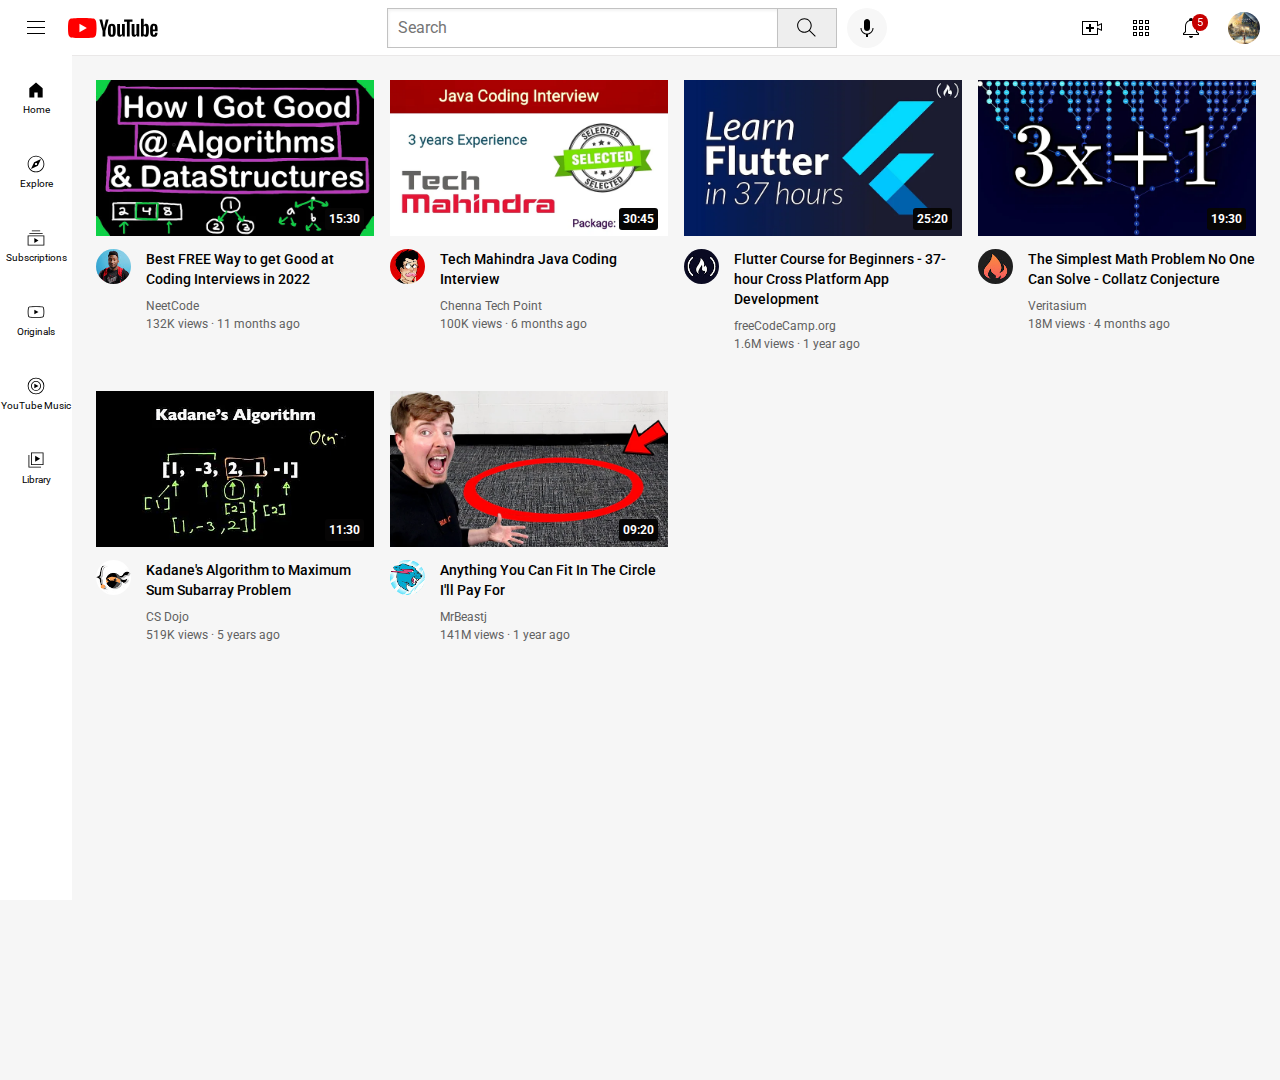
<file: index.html>
<!DOCTYPE html>
<html>
  <head>

    <title>youtubeclone</title>

    <link rel="preconnect" href="https://fonts.googleapis.com">
<link rel="preconnect" href="https://fonts.gstatic.com" crossorigin>
<link href="https://fonts.googleapis.com/css2?family=Roboto:ital,wght@0,400;0,500;0,700;1,400&display=swap" rel="stylesheet">
<link rel="stylesheet" href="styles/generall.css">
<link rel="stylesheet" href="styles/header.css">
<link rel="stylesheet" href="styles/video.css">
<link rel="stylesheet" href="styles/sidebar.css">

  </head>
  <body>
    <div class="header">
      <div class="left-section"><img class="hamburger-menu" src="Icons/hamburger-menu.svg"><img class="youtube-logo" src="Icons/youtube-logo.svg"></div>
      <div class="middle-section">
        <input class = "search" type="text" placeholder="Search"> <!-- block element-->
      <button class="search-button" ><img class="search-icon" src="Icons/search.svg">
      <div class="tooltip">Search</div>
    </button>
      <button class="voice-search-button"><img class="voice-search-icon" src="Icons/voice-search-icon.svg">
        <div class="tooltip">Search with your voice</div>
      </button>
      </div> 
      <div class ="right-section">
        <div class="upload-icon-container">  <img class="upload-icon"src="Icons/upload.svg">
          <div class="tooltip">Create</div>
        </div>
       <div class="youtube-apps-container"> <img class="youtube-apps-icon" src="Icons/youtube-apps.svg">
        <div class="tooltip">YouTube Apps</div>
      </div>
      
      <div class="notifications-icon-container">
       
        <img class="notifications-icon" src="Icons/notifications.svg">  
        <div class="notifications-count">5</div>
        <div class="tooltip">Notifications</div>
      </div>
      
      <img class="current-user-pic" src="Icons/unnamed.jpg">
      
     </div>
     
    </div>
    
    <div class="sidebar">
      <div class="sidebar-link">
        <img src="sidebaricons/home.svg">
        <div>Home</div>
      </div>
      <div class="sidebar-link"> <img src="sidebaricons/explore.svg">
        <div>Explore</div>
      </div>
   
      <div class="sidebar-link"> <img src="sidebaricons/subscriptions.svg">
        <div>Subscriptions</div>
      </div>
      <div class="sidebar-link"> <img src="sidebaricons/originals.svg">
        <div>Originals</div>
      </div>
      <div class="sidebar-link"> <img src="sidebaricons/youtube-music.svg">
        <div>YouTube Music</div>
      </div>
      <div class="sidebar-link"> <img src="sidebaricons/library.svg">
        <div>Library</div>
      </div>

    </div>
    <div class="video-grid">
      <div class="video_preview">
        
        <div class="thumbnail-row">
          <a href="https://www.youtube.com/watch?v=SVvr3ZjtjI8&t=0s"><img class = "thumbnail" src="thumbnails/hq720.webp"> </a> 
        <div class="video-time">15:30</div>
        </div>
        <div class="video-info-grid" >
         <div class="channelpic"> 
           <img class="profilepic" src="channlepics/channel-1.jpeg"> <!--inline block ele-->
         </div>
         <div class="videoinfo"> 
           <p class="videotitle">
           Best FREE Way to get Good at Coding Interviews in 2022
         </p>
         <p class="videoauthor">NeetCode</p>
         <p class="videostats">132K views &#183;  11 months ago</p>
       </div>
         
     </div>
                                                                     <!--void-->
       </div>
       <div class="video_preview">
        <div class="thumbnail-row">
           <a href="https://www.youtube.com/watch?v=EQMbTSQLcgw">
          <img class = "thumbnail" src="thumbnails/hq721.webp"> </a>
          <div class="video-time">30:45</div>
        </div>
        <div class="video-info-grid">
         <div class="channelpic"> <img class="profilepic" src="channlepics/channel-2.jpeg"></div>
        <div class="videoinfo">
         <p class="videotitle">
         Tech Mahindra Java Coding Interview 
       </p>
       <p class="videoauthor">
        Chenna Tech Point</p>
       <p class="videostats">100K views &#183;  6 months ago</p></div>
           <!--void-->
       </div>
       </div>
       
       <div class="video_preview">
     
         <div class="thumbnail-row">
            <a href="https://www.youtube.com/watch?v=VPvVD8t02U8">
           <img class = "thumbnail" src="thumbnails/thumb-33.webp"></a>
          <div class="video-time">25:20</div>
        </div>
         <div class="video-info-grid" >
          <div class="channelpic"> 
            <img class="profilepic" src="channlepics/channel-3.jpg"> <!--inline block ele-->
          </div>
          <div class="videoinfo"> 
            <p class="videotitle">
              Flutter Course for Beginners &#45; 37-hour Cross Platform App Development
          </p>
          <p class="videoauthor">freeCodeCamp.org
            </p>
          <p class="videostats">1.6M views &#183;  1 year ago</p>
        </div>
          
      </div>
                                                                      <!--void-->
        </div>
        <div class="video_preview">
         <div class="thumbnail-row">
            <a href="https://www.youtube.com/watch?v=094y1Z2wpJg">
           <img class = "thumbnail" src="thumbnails/thumbnail-4.webp"> </a>
          <div class="video-time">19:30</div>
        </div>
         <div class="video-info-grid">
          <div class="channelpic"> <img class="profilepic" src="channlepics/channel-4.jpg"></div>
         <div class="videoinfo">
          <p class="videotitle">
          
        The Simplest Math Problem No One Can Solve - Collatz Conjecture
        </p>
        <p class="videoauthor">Veritasium</p>
        <p class="videostats">18M views &#183; 4 months ago</p></div>
            <!--void-->
        </div>
        </div>
       
        <div class="video_preview">
     
         <div class="thumbnail-row">
            <a href="https://www.youtube.com/watch?v=86CQq3pKSUw">
           <img class = "thumbnail" src="thumbnails/thumbnail-5.webp"></a>
          <div class="video-time">11:30</div>
        </div>
         <div class="video-info-grid" >
          <div class="channelpic"> 
            <img class="profilepic" src="channlepics/channel-5.jpeg"> <!--inline block ele-->
          </div>
          <div class="videoinfo"> 
            <p class="videotitle">
            Kadane's Algorithm to Maximum Sum Subarray Problem
          </p>
          <p class="videoauthor">CS Dojo</p>
          <p class="videostats">519K views &#183; 5 years ago</p>
        </div>
          
      </div>
                                                                      <!--void-->
        </div>
        <div class="video_preview">
         <div class="thumbnail-row">
            <a href="https://www.youtube.com/watch?v=yXWw0_UfSFg">
           <img class = "thumbnail" src="thumbnails/thumbnail-6.webp"> </a>
          <div class="video-time">09:20</div>
        </div>
         <div class="video-info-grid">
          <div class="channelpic"> <img class="profilepic" src="channlepics/channel-6.jpeg"></div>
         <div class="videoinfo">
          <p class="videotitle">
          Anything You Can Fit In The Circle I&#39;ll Pay For
        </p>
        <p class="videoauthor">MrBeastj</p>
        <p class="videostats">141M views &#183; 1 year ago</p></div>
            <!--void-->
        </div>
        </div>    
    </div>
 
    
   
  </body>
</html>
</file>
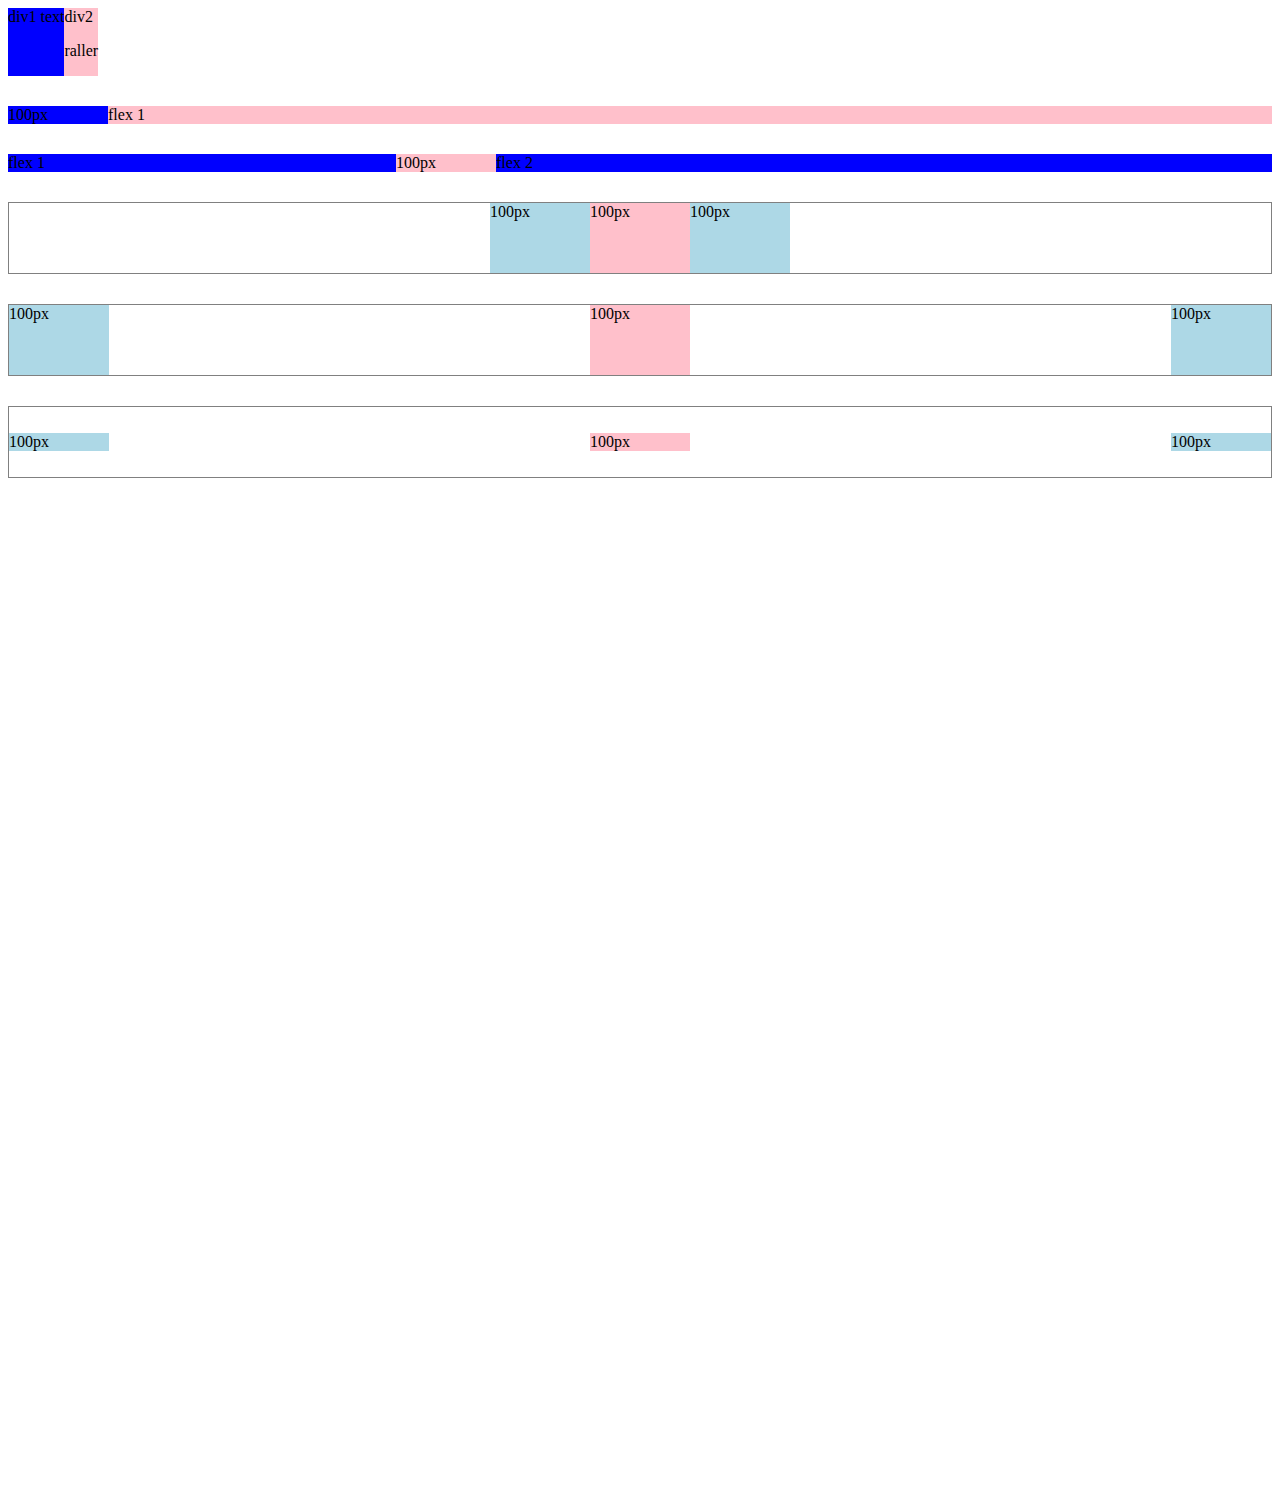
<file: flexbox.html>
<!DOCTYPE html>
<html>
  <head>
    <title>flexboxpractice</title>
  </head>
  <body style="padding-bottom: 1000px;">
    <div style="
      display: flex;
      flex-direction: row;
      ">
      <div style="background-color: blue;"> div1 text</div>
      <div style="background-color: pink;">div2<p>raller</p></div>
      
    </div>

    <div style="
    margin-top: 30px;
    display: flex;
    flex-direction: row;
    ">
    <div style="
    width: 100px;
    background-color: blue;"> 100px </div>
    <div style="
    background-color: pink;
    flex: 1;
    ">flex 1</div>
    
  </div>

  <div style="
  margin-top: 30px;
  display: flex;
  flex-direction: row;
  ">

  <div style="
  background-color: blue;
  flex: 1;
  ">flex 1</div>
    <div style="
    width: 100px;
    background-color: pink;"> 100px </div>
  <div style="
  flex: 2;
  background-color: blue;"> flex 2 </div>
</div>

<div style="
margin-top: 30px;
height: 70px;
border: 1px;
border-style: solid;
border-color: gray;

display: flex;
flex-direction: row;
justify-content: center;
">

<div style="
background-color: lightblue;
width: 100px;
"> 100px</div>
  <div style="
  width: 100px;
  background-color: pink;"> 100px </div>
<div style="
width: 100px;
background-color: lightblue;"> 100px </div>
</div>

<div style="
margin-top: 30px;
height: 70px;
border: 1px;
border-style: solid;
border-color: gray;

display: flex;
flex-direction: row;
justify-content: space-between;
">

<div style="
background-color: lightblue;
width: 100px;
"> 100px</div>
  <div style="
  width: 100px;
  background-color: pink;"> 100px </div>
<div style="
width: 100px;
background-color: lightblue;"> 100px </div>
</div>

<div style="
margin-top: 30px;
height: 70px;
border: 1px;
border-style: solid;
border-color: gray;

display: flex;
flex-direction: row;
justify-content: space-between;
align-items: center;
">

<div style="
background-color: lightblue;
width: 100px;
"> 100px</div>
  <div style="
  width: 100px;
  background-color: pink;"> 100px </div>
<div style="
width: 100px;
background-color: lightblue;"> 100px </div>
</div>
  </body>
</html>
</file>
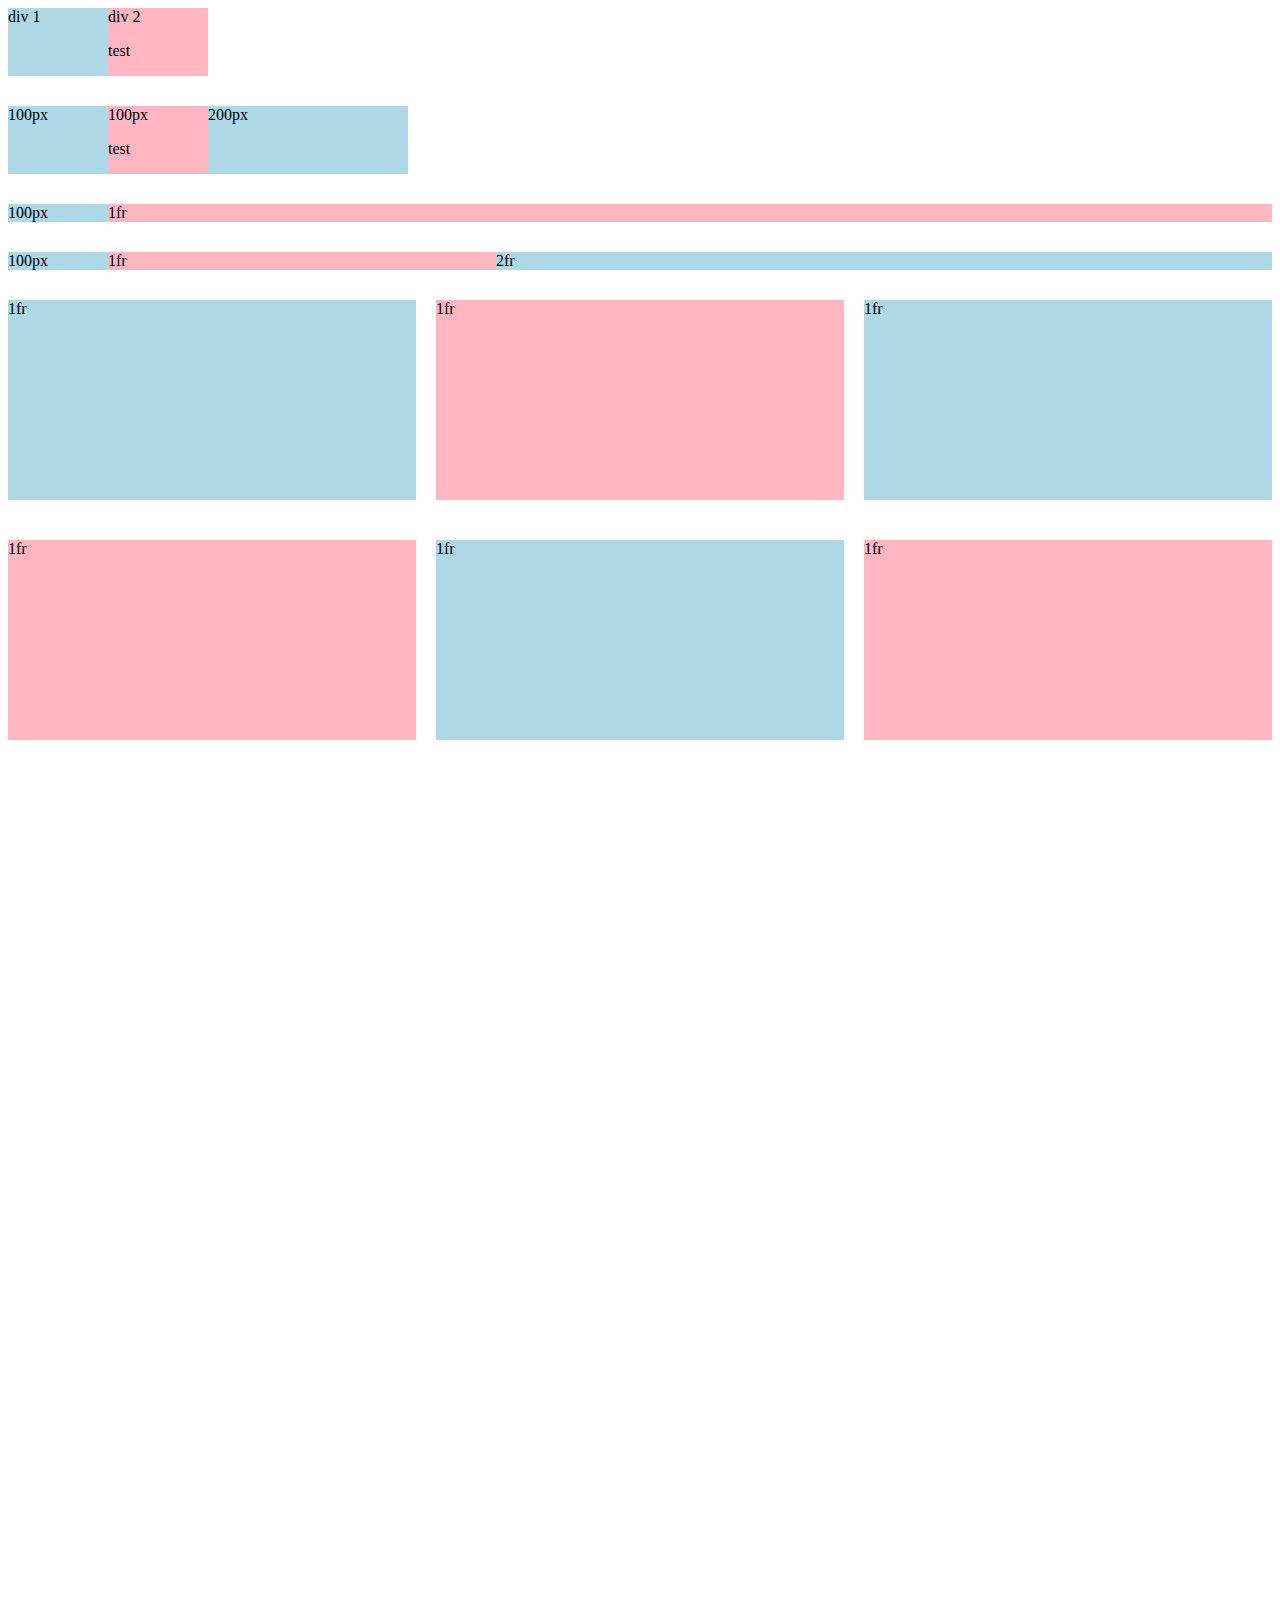
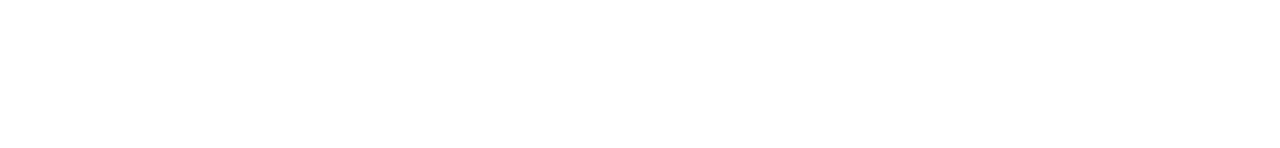
<file: grid_demo.html>
<!DOCTYPE html >
<html>
<head>
  <title>Grid_prac</title>
</head>
  <body style="padding-bottom: 1000px;">
  <div style="
  display: grid;
  grid-template-columns: 100px 100px;
  ">
    <div style="background-color: lightblue;">div 1</div>
    <div style="background-color: lightpink;">div 2 <p>test</p></div>
  </div>

  <div style="
  margin-top: 30px;
  display: grid;
  grid-template-columns: 100px 100px 200px;
  ">
    <div style="background-color: lightblue;">100px</div>
    <div style="background-color: lightpink;">100px <p>test</p></div>
    <div style="background-color: lightblue;">200px </div>
  </div>

  <div style="
  margin-top: 30px;
  display: grid;
  grid-template-columns: 100px 1fr ; 
  "><!--1fr - free space-->
    <div style="background-color: lightblue;">100px</div>
    <div style="background-color: lightpink;">1fr</div>
   
  </div>

  <div style="
  margin-top: 30px;
  display: grid;
  grid-template-columns: 100px 1fr 2fr ; 
  "><!--1fr - free space-->
    <div style="background-color: lightblue;">100px</div>
    <div style="background-color: lightpink;">1fr</div>
    <div style="background-color: lightblue;">2fr</div>
  </div>

  <div style="
  margin-top: 30px;
  display: grid;
  grid-template-columns: 1fr 1fr 1fr ;
  column-gap: 20px; 
  row-gap: 40px;
  "><!--1fr - free space-->
    <div style="background-color: lightblue; height: 200px;">1fr</div>
    <div style="background-color: lightpink;  height: 200px;">1fr</div>
    <div style="background-color: lightblue;  height: 200px;">1fr</div>
    <div style="background-color: lightpink;  height: 200px;">1fr</div>
    <div style="background-color: lightblue;  height: 200px;">1fr</div>
    <div style="background-color: lightpink;  height: 200px;">1fr</div>
  </div>
</body>

</html>
</file>
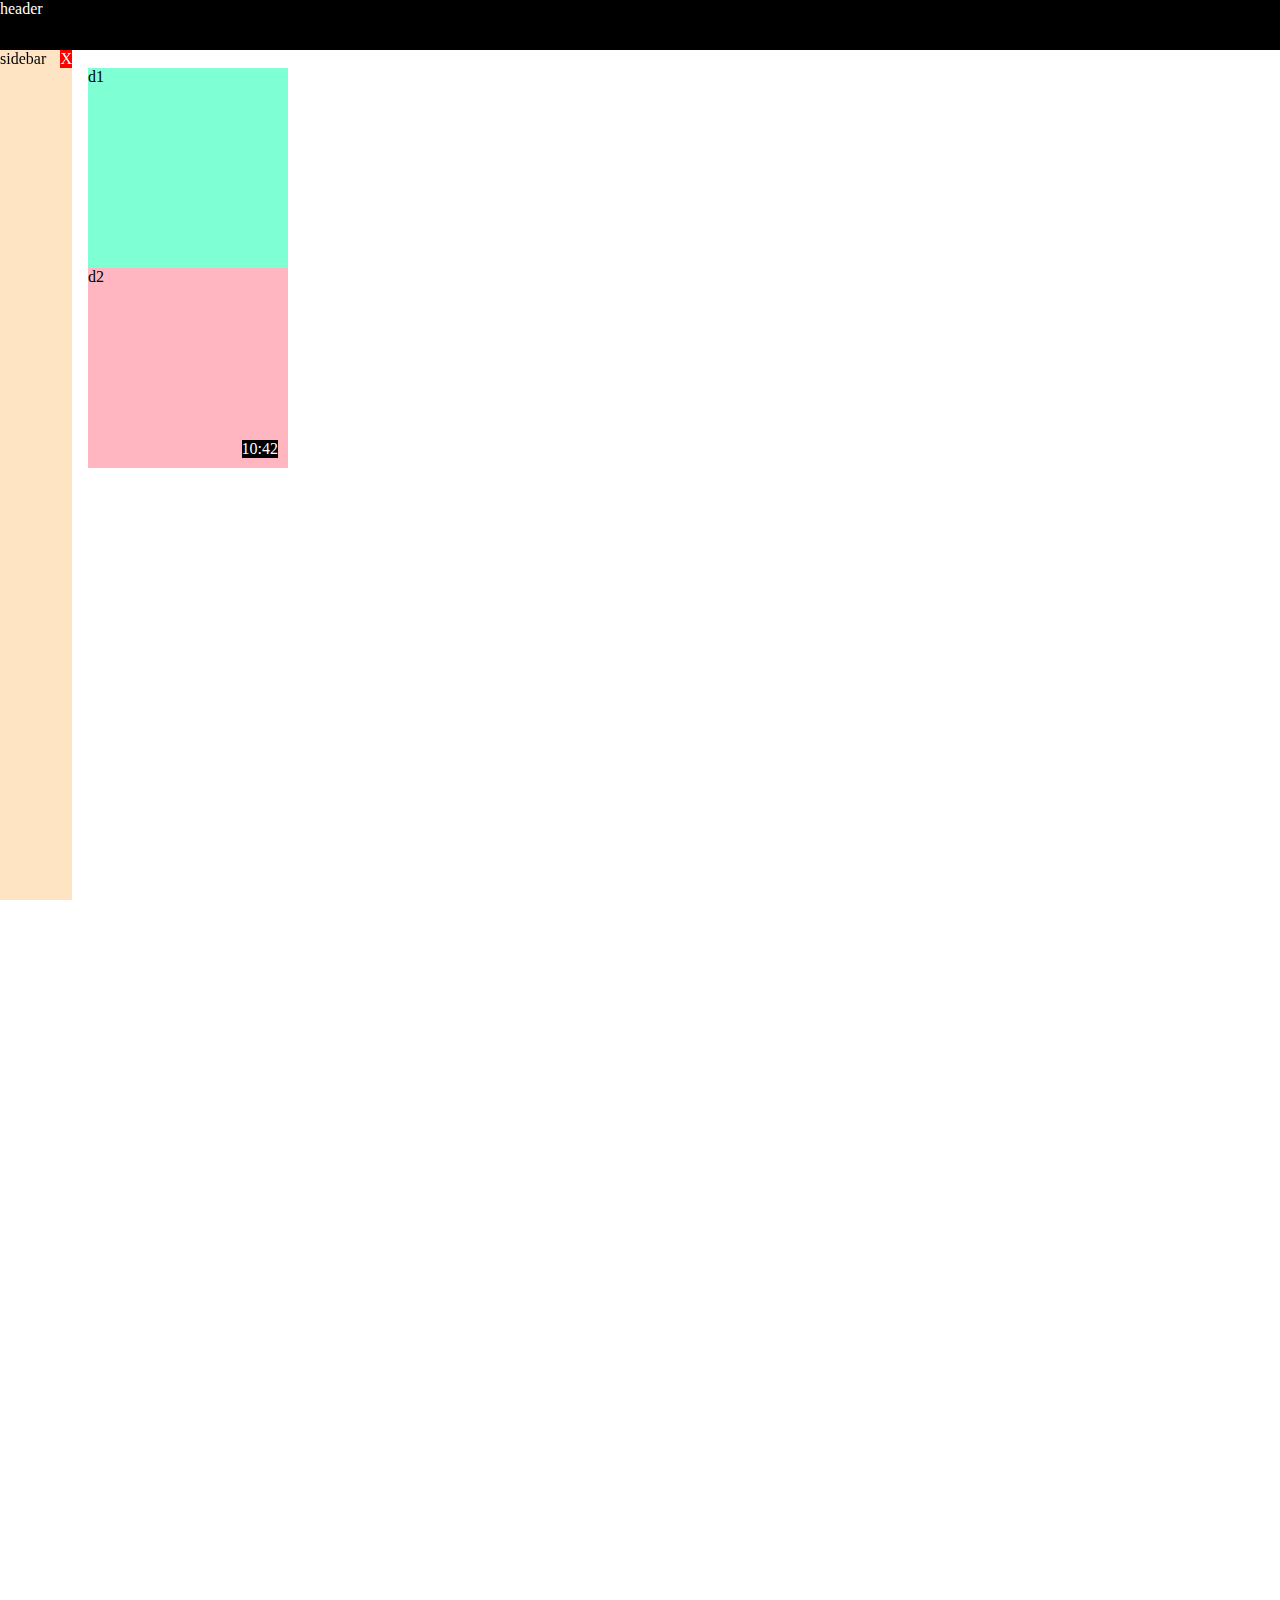
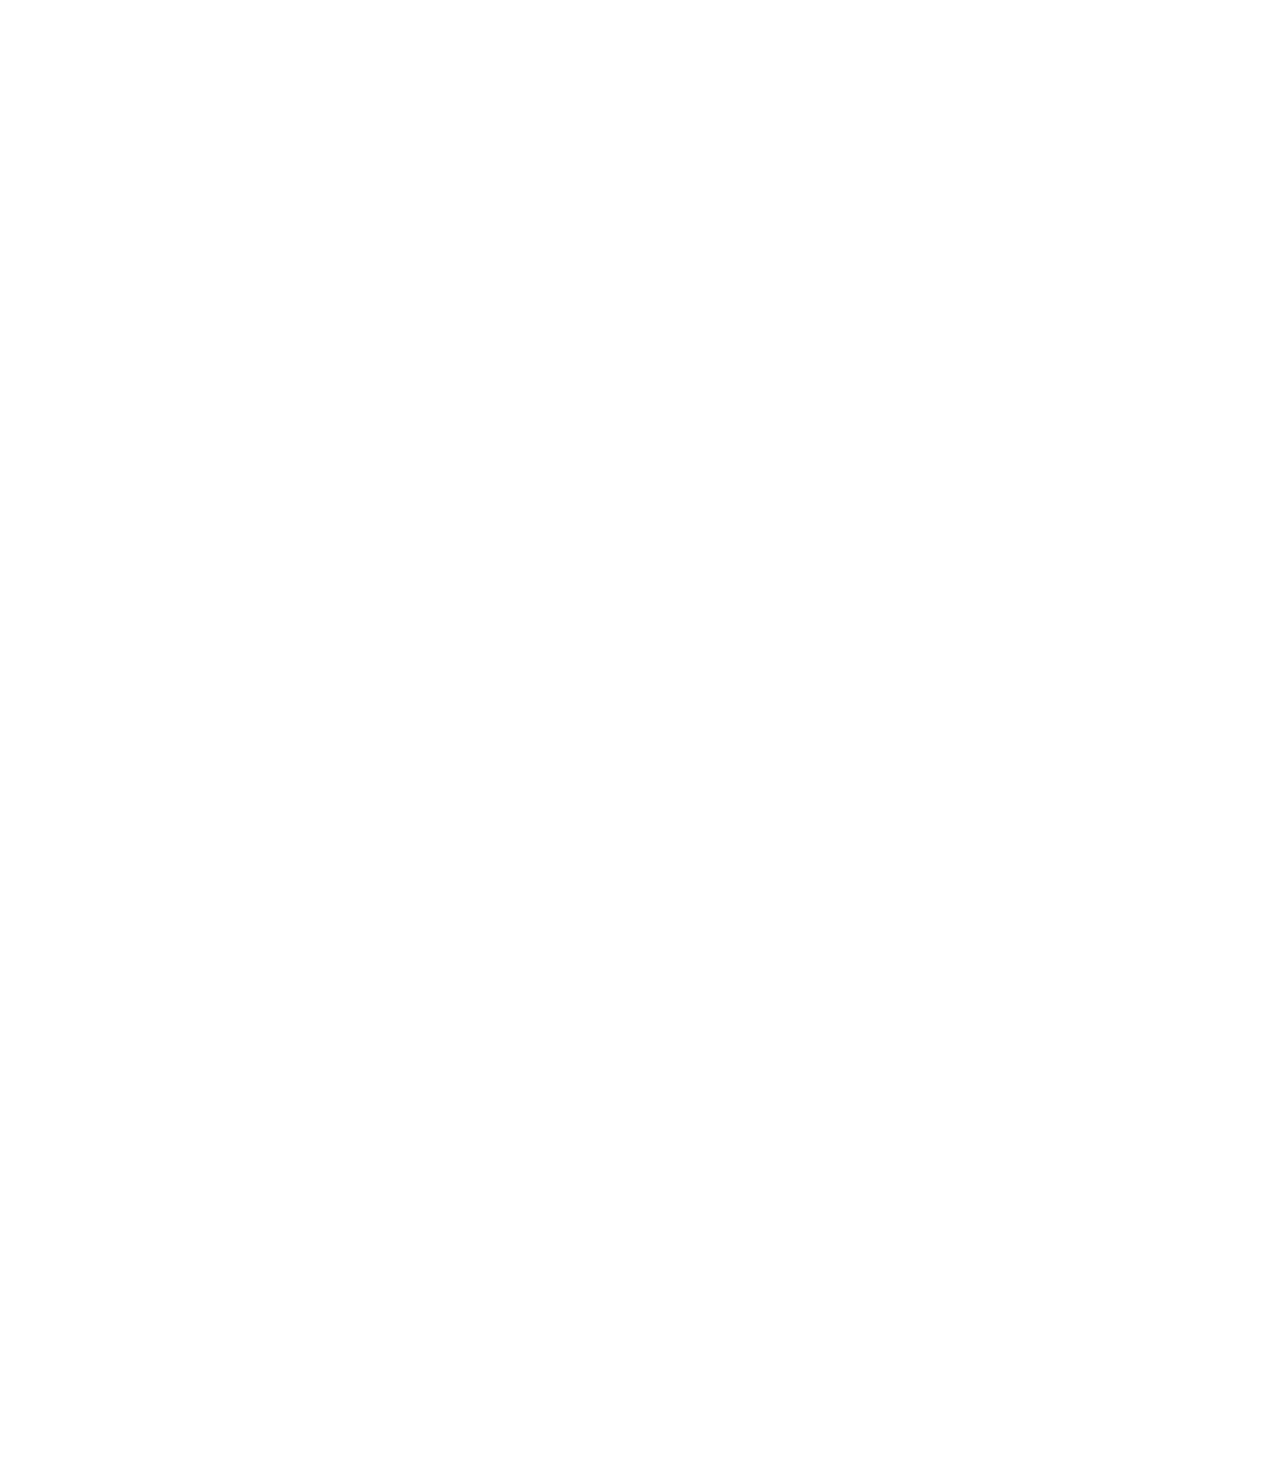
<file: Position-dem.html>
<!DOCTYPE html>
<html>
  <head>
    <title> Pos prac</title>
  </head>
  <body style="height:3000px;
  padding-top: 60px;
  padding-left: 80px;
  
  ">
    <div style="
      background-color: black;
      color: white;
      position: fixed;
      top: 0px;
      height: 50px; 
      left: 0px;
      right: 0px;
      z-index: 100;
      ">header</div>
               <!-- set height if you dont want to resize with the page-->
    <div style="
    background-color: bisque;
    color: black;
    position: fixed;
    left: 0;
    bottom: 0;
    top: 50px;
    width: 72px;
    
    ">
    sidebar
    <div style="
    position: absolute;
    background-color: red;
    color: white;
    right: 0;
    top: 0;
    ">
      X <!-- for absolute elements are placed on the page
      for fixed elements placed on browser window i.e doesn't move
      -->
    </div>
    
    
    </div>
    <div style="
    position: absolute;
    background-color: red;
    color: white;
    left: 10px;
    top: 10px
    ">
      absolute <!-- for absolute elements are placed on the page
      for fixed elements placed on browser window i.e doesn't move
      -->
    </div>
    
    <div style="

      background-color: aquamarine;
      height: 200px;
      width: 200px;
      position: static;
      
      ">d1</div>
    <div style="
    background-color: lightpink;
      height: 200px;
      width: 200px;
      position: relative;
    ">d2
   <div style="
   position: absolute;
   background-color: black;
   color: white;
   right: 10px;
   bottom: 10px
   ">
     10:42 <!-- for absolute elements are placed on the page
     for fixed elements placed on browser window i.e doesn't move
     -->
   </div>  
  </div>
  </body>
</html>
</file>
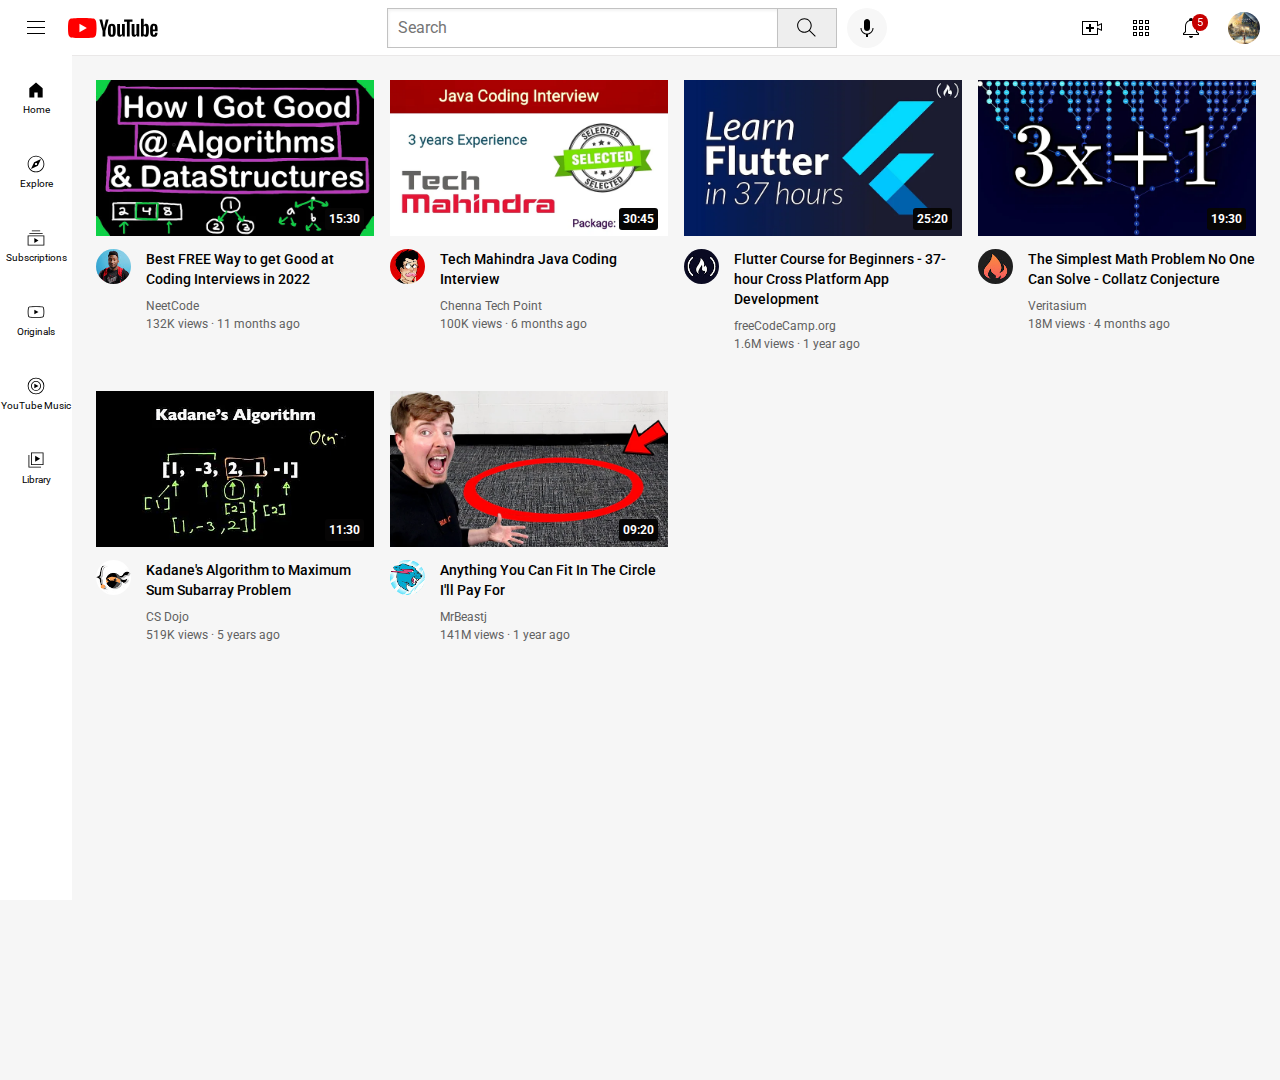
<file: Youtube_intro.html>
<!DOCTYPE html>
<html>
  <head>

    <title>youtubeclone</title>

    <link rel="preconnect" href="https://fonts.googleapis.com">
<link rel="preconnect" href="https://fonts.gstatic.com" crossorigin>
<link href="https://fonts.googleapis.com/css2?family=Roboto:ital,wght@0,400;0,500;0,700;1,400&display=swap" rel="stylesheet">
<link rel="stylesheet" href="styles/generall.css">
<link rel="stylesheet" href="styles/header.css">
<link rel="stylesheet" href="styles/video.css">
<link rel="stylesheet" href="styles/sidebar.css">

  </head>
  <body>
    <div class="header">
      <div class="left-section"><img class="hamburger-menu" src="Icons/hamburger-menu.svg"><img class="youtube-logo" src="Icons/youtube-logo.svg"></div>
      <div class="middle-section">
        <input class = "search" type="text" placeholder="Search"> <!-- block element-->
      <button class="search-button" ><img class="search-icon" src="Icons/search.svg">
      <div class="tooltip">Search</div>
    </button>
      <button class="voice-search-button"><img class="voice-search-icon" src="Icons/voice-search-icon.svg">
        <div class="tooltip">Search with your voice</div>
      </button>
      </div> 
      <div class ="right-section">
        <div class="upload-icon-container">  <img class="upload-icon"src="Icons/upload.svg">
          <div class="tooltip">Create</div>
        </div>
       <div class="youtube-apps-container"> <img class="youtube-apps-icon" src="Icons/youtube-apps.svg">
        <div class="tooltip">YouTube Apps</div>
      </div>
      
      <div class="notifications-icon-container">
       
        <img class="notifications-icon" src="Icons/notifications.svg">  
        <div class="notifications-count">5</div>
        <div class="tooltip">Notifications</div>
      </div>
      
      <img class="current-user-pic" src="Icons/unnamed.jpg">
      
     </div>
     
    </div>
    
    <div class="sidebar">
      <div class="sidebar-link">
        <img src="sidebaricons/home.svg">
        <div>Home</div>
      </div>
      <div class="sidebar-link"> <img src="sidebaricons/explore.svg">
        <div>Explore</div>
      </div>
   
      <div class="sidebar-link"> <img src="sidebaricons/subscriptions.svg">
        <div>Subscriptions</div>
      </div>
      <div class="sidebar-link"> <img src="sidebaricons/originals.svg">
        <div>Originals</div>
      </div>
      <div class="sidebar-link"> <img src="sidebaricons/youtube-music.svg">
        <div>YouTube Music</div>
      </div>
      <div class="sidebar-link"> <img src="sidebaricons/library.svg">
        <div>Library</div>
      </div>

    </div>
    <div class="video-grid">
      <div class="video_preview">
        
        <div class="thumbnail-row">
          <a href="https://www.youtube.com/watch?v=SVvr3ZjtjI8&t=0s"><img class = "thumbnail" src="thumbnails/hq720.webp"> </a> 
        <div class="video-time">15:30</div>
        </div>
        <div class="video-info-grid" >
         <div class="channelpic"> 
           <img class="profilepic" src="channlepics/channel-1.jpeg"> <!--inline block ele-->
         </div>
         <div class="videoinfo"> 
           <p class="videotitle">
           Best FREE Way to get Good at Coding Interviews in 2022
         </p>
         <p class="videoauthor">NeetCode</p>
         <p class="videostats">132K views &#183;  11 months ago</p>
       </div>
         
     </div>
                                                                     <!--void-->
       </div>
       <div class="video_preview">
        <div class="thumbnail-row">
           <a href="https://www.youtube.com/watch?v=EQMbTSQLcgw">
          <img class = "thumbnail" src="thumbnails/hq721.webp"> </a>
          <div class="video-time">30:45</div>
        </div>
        <div class="video-info-grid">
         <div class="channelpic"> <img class="profilepic" src="channlepics/channel-2.jpeg"></div>
        <div class="videoinfo">
         <p class="videotitle">
         Tech Mahindra Java Coding Interview 
       </p>
       <p class="videoauthor">
        Chenna Tech Point</p>
       <p class="videostats">100K views &#183;  6 months ago</p></div>
           <!--void-->
       </div>
       </div>
       
       <div class="video_preview">
     
         <div class="thumbnail-row">
            <a href="https://www.youtube.com/watch?v=VPvVD8t02U8">
           <img class = "thumbnail" src="thumbnails/thumb-33.webp"></a>
          <div class="video-time">25:20</div>
        </div>
         <div class="video-info-grid" >
          <div class="channelpic"> 
            <img class="profilepic" src="channlepics/channel-3.jpg"> <!--inline block ele-->
          </div>
          <div class="videoinfo"> 
            <p class="videotitle">
              Flutter Course for Beginners &#45; 37-hour Cross Platform App Development
          </p>
          <p class="videoauthor">freeCodeCamp.org
            </p>
          <p class="videostats">1.6M views &#183;  1 year ago</p>
        </div>
          
      </div>
                                                                      <!--void-->
        </div>
        <div class="video_preview">
         <div class="thumbnail-row">
            <a href="https://www.youtube.com/watch?v=094y1Z2wpJg">
           <img class = "thumbnail" src="thumbnails/thumbnail-4.webp"> </a>
          <div class="video-time">19:30</div>
        </div>
         <div class="video-info-grid">
          <div class="channelpic"> <img class="profilepic" src="channlepics/channel-4.jpg"></div>
         <div class="videoinfo">
          <p class="videotitle">
          
        The Simplest Math Problem No One Can Solve - Collatz Conjecture
        </p>
        <p class="videoauthor">Veritasium</p>
        <p class="videostats">18M views &#183; 4 months ago</p></div>
            <!--void-->
        </div>
        </div>
       
        <div class="video_preview">
     
         <div class="thumbnail-row">
            <a href="https://www.youtube.com/watch?v=86CQq3pKSUw">
           <img class = "thumbnail" src="thumbnails/thumbnail-5.webp"></a>
          <div class="video-time">11:30</div>
        </div>
         <div class="video-info-grid" >
          <div class="channelpic"> 
            <img class="profilepic" src="channlepics/channel-5.jpeg"> <!--inline block ele-->
          </div>
          <div class="videoinfo"> 
            <p class="videotitle">
            Kadane's Algorithm to Maximum Sum Subarray Problem
          </p>
          <p class="videoauthor">CS Dojo</p>
          <p class="videostats">519K views &#183; 5 years ago</p>
        </div>
          
      </div>
                                                                      <!--void-->
        </div>
        <div class="video_preview">
         <div class="thumbnail-row">
            <a href="https://www.youtube.com/watch?v=yXWw0_UfSFg">
           <img class = "thumbnail" src="thumbnails/thumbnail-6.webp"> </a>
          <div class="video-time">09:20</div>
        </div>
         <div class="video-info-grid">
          <div class="channelpic"> <img class="profilepic" src="channlepics/channel-6.jpeg"></div>
         <div class="videoinfo">
          <p class="videotitle">
          Anything You Can Fit In The Circle I&#39;ll Pay For
        </p>
        <p class="videoauthor">MrBeastj</p>
        <p class="videostats">141M views &#183; 1 year ago</p></div>
            <!--void-->
        </div>
        </div>    
    </div>
 
    
   
  </body>
</html>
</file>
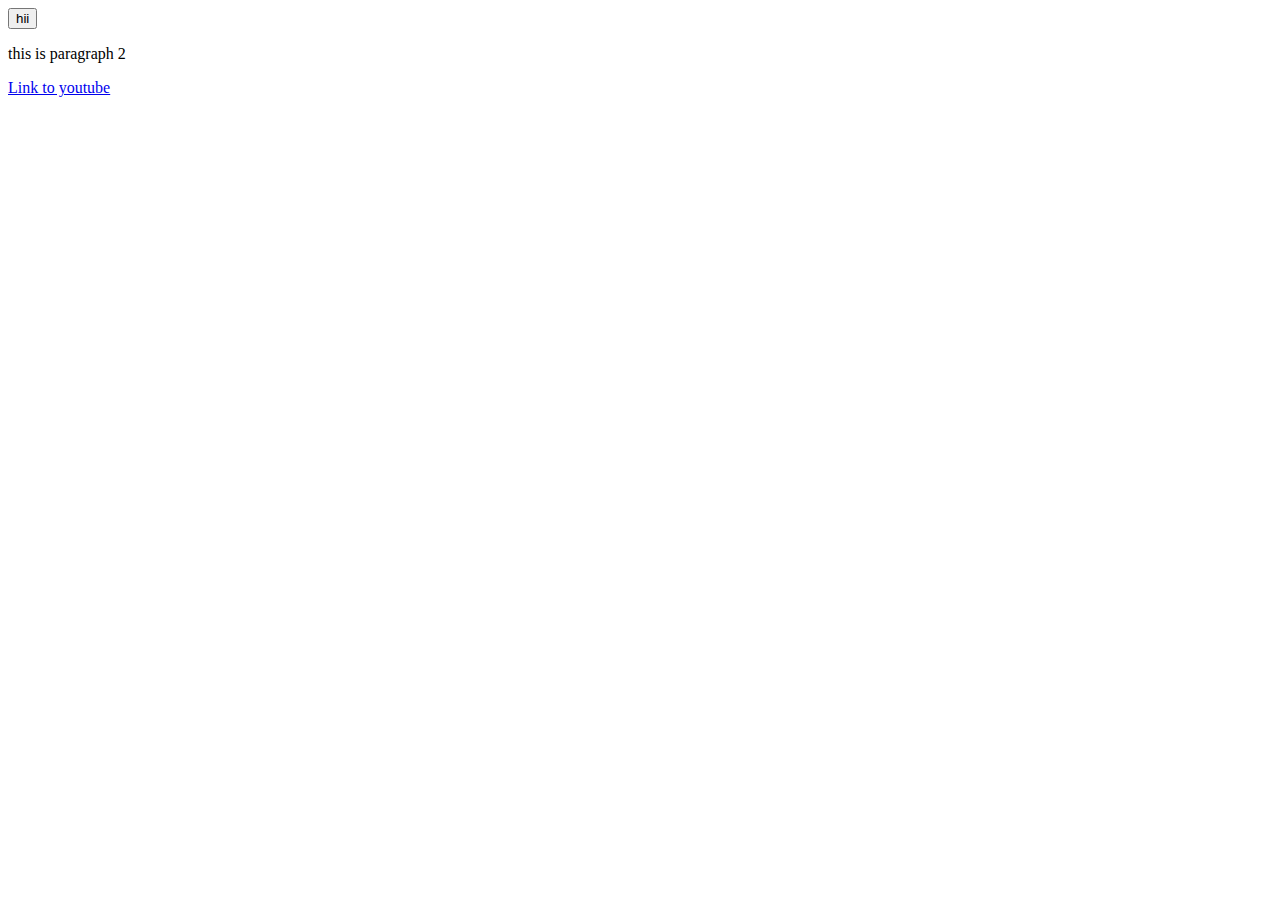
<file: Intro_to_Htmlcss/Stylesfol/web.html>
<!DOCTYPE html>
<html>
  <head>
    <title>First Web</title>
    <body>

      <button>hii</button>
      <p> this is paragraph 2</p>
      <a href="https://www.youtube.com/" target="_blank">Link to youtube</a>
      
    </body>
  </head>
</html>
</file>
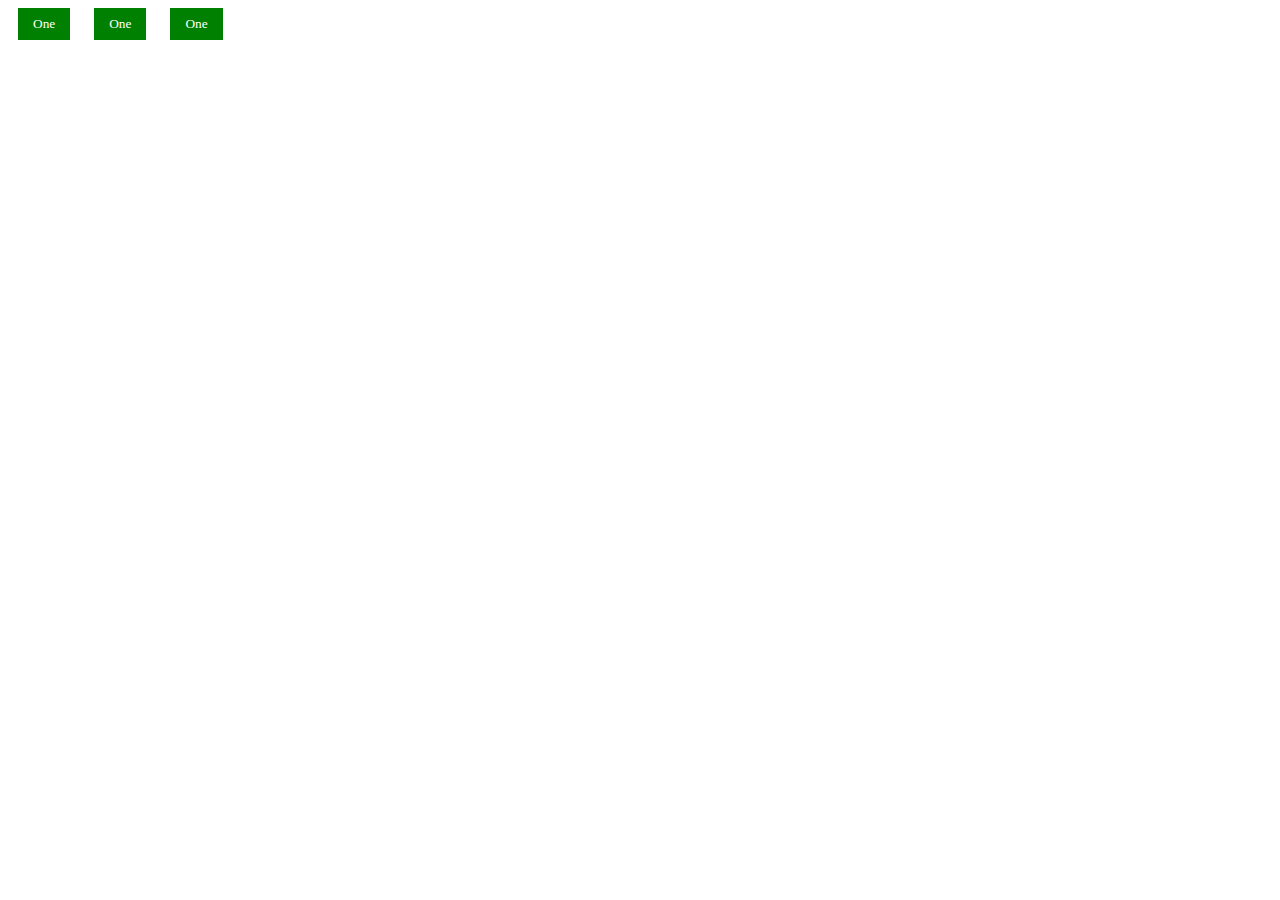
<file: practice/l4-stretc/3buttons.html>
<!DOCTYPE html>
<html>
<head>
  <title>3buttons</title>
  <link rel = "stylesheet" href="styless/3b.css">
</head>


<body>
<button class="but" >
  One
</button>
<button class="but" >
  One
</button>
<button class="but" >
  One
</button>

</body>
</html>
</file>
<file: styles/generall.css>
p{

  margin-top: 0px;
  margin-bottom: 0px;
}
body{
  font-family: Roboto, Arial;
  margin: 0;
  padding-top: 80px;
  padding-left: 96px;
  padding-right: 24px;
  background-color: rgb(246, 246, 246);
 height: 1000px;

 
}
</file>
<file: styles/header.css>
.header{
  height: 55px;
  display: flex;
  flex-direction: row;
  justify-content: space-between;
  position: fixed;
  top: 0;
  left:0 ;
  right: 0;
  bottom: 0;
  z-index: 100;

  background-color: white;
  border-bottom-width: 1px;
  border-bottom-style: solid;
  border-bottom-color:rgb(234, 232, 232) 
}
.left-section{
 
  display: flex;
  align-items: center;
}
.hamburger-menu{
  height: 24px;
  margin-left: 24px;
  margin-right: 20px;
  
}
.youtube-logo{
  height: 20px;
}
.middle-section{
 
  flex: 1;
  margin-left: 70px;
  margin-right: 35px;
  max-width: 500px;
  display: flex;
  align-items: center;
}
.search{
  flex:1;
  height: 36px;
  padding-left: 10px;
  font-size:16px;
  border: 1px solid rgb(194, 194, 194);
  box-shadow: inset 1px 2px 3px rgba(0, 0,0,0.05);
  width:0;
}
.search::placeholder{
  font-family: Roboto, Arial;
  font-size:16px;

}
.search-button{
  height: 40px;
  width: 60px;
  background-color: rgb(238, 238, 238);
  border-width: 1px;
  border-style: solid;
  border-color: rgb(194, 194, 194);
  margin-left: -1px;
  margin-right: 10px;
  cursor: pointer;
}
.search-button, .voice-search-button,.upload-icon-container,.youtube-apps-container,.notifications-icon-container{
  display: flex;
  justify-content: center;
  align-items: center;
  position: relative;
}

.search-button .tooltip,
.voice-search-button .tooltip
,.upload-icon-container .tooltip
,.youtube-apps-container .tooltip
,.notifications-icon-container .tooltip
{
  font-family: Roboto,Arial;
  position: absolute;
  background-color: gray;
  color:white;
  padding-top: 4px ;
  padding-bottom: 4px ;
  padding-left: 8px;
  padding-right: 8px;
  border-radius: 4px;
  font-size: 12px;
  bottom: -30px;
  opacity: 0;
  transition: opacity 0.15s;
  pointer-events: none;
  white-space: nowrap;
} 
.search-button:hover .tooltip,
.voice-search-button:hover .tooltip
,.upload-icon-container:hover .tooltip
, .youtube-apps-container:hover .tooltip
,.notifications-icon-container:hover .tooltip
{
  opacity: 1;
  
}
.search-icon{
  height: 25px;
 
}
.voice-search-button{
  height: 40px;
  width: 40px;
  border-radius: 20px;
  border: none;
  background-color: rgb(247, 247, 247);
}
.voice-search-icon{
  height: 24px;
  cursor: pointer;
 
}
.right-section{

  width: 180px;
  margin-right: 20px;
  display: flex;
  align-items: center;
  justify-content: space-between;
  flex-shrink: 0;
}
.upload-icon{
height: 24px;
cursor: pointer;
}
.youtube-apps-icon{
  height: 24px;
  cursor: pointer;
}
.notifications-icon{
  height: 24px;
  cursor: pointer;
}
.notifications-icon-container{
  position: relative;
}
.notifications-count{
  position: absolute;
  top: -2px;
  right: -5px;
  background-color: rgb(198, 0, 0);
  color:white;

  font-size: 11px;
  padding-left: 5px;
  padding-right: 5px;
  padding-top: 2px;
  padding-bottom: 2px;
  border-radius: 10px;
}
.current-user-pic{
  height: 32px;
  border-radius: 16px;
  cursor: pointer;
}
</file>
<file: styles/video.css>
.thumbnail{
     width: 100%;
    
    }

    .videotitle{
      margin-top: 0px;
      font-size: 14px;
      font-weight: 500;
      line-height: 20px;
      margin-bottom: 10px;
    }
    
    .div-ex{
      display: inline-block;
    }
   
    .video-info-grid{
      display: grid;
      grid-template-columns: 50px 1fr;
    }
    
    .profilepic{
      width: 35px;
      border-radius: 50px;
    }
    .thumbnail-row{
      margin-bottom: 9px;
      position: relative;
      cursor: pointer;
    }
    .videoauthor,.videostats{
      font-size: 12px;
      color: rgb(96,96,96);
    }
    .videoauthor{
      margin-bottom: 4px;
    }
    .video-grid{
      display: grid;
      grid-template-columns: 1fr 1fr 1fr;
      column-gap: 16px;
      row-gap: 40px;
      
      
    }
    @media (max-width: 750px){
      .video-grid{
        grid-template-columns: 1fr 1fr;
      }
    }
    @media(min-width: 751px) and (max-width: 999px){
      .video-grid{
      grid-template-columns: 1fr 1fr 1fr;
    }
  }

    @media(min-width: 1000px){
      .video-grid{
        grid-template-columns: 1fr 1fr 1fr 1fr;
      }
    }
    .video-time{
     
      font-size:12px;
      font-weight: 700;
      padding:4px;
      background-color: rgb(6, 5, 5);
      color: white;
      position: absolute;
      bottom: 10px;
      right: 10px;
      border-radius: 3px; 
    }
</file>
<file: styles/sidebar.css>
.sidebar{
  position: fixed;
  left:0;
  bottom:0;
  top: 55px;
  background-color: white;
  width:72px; 
  z-index: 200;
  padding-top: 5px;
}
.sidebar-link{
 
  height: 74px;
  display: flex;
  justify-content: center;
  align-items: center;
  flex-direction: column;
}
.sidebar-link:hover{
  background-color: rgb(234, 234, 234);
  cursor: pointer;
}

.sidebar-link img{
  height: 20px;
  margin-bottom: 4px;

}
.sidebar-link div{
 
  font-size: 10px;

}
</file>
<file: practice/l4-stretc/styless/3b.css>
.but{
  
  font-family: 'Times New Roman', Times, serif;
  background-color: green;
  color: white;
  padding: 8px 15px 8px 15px;
  margin-left: 10px;
  margin-right: 10px;
  border: none;
  cursor: pointer;
  transition: padding 0.15s, margin 0.15s, box-shadow 0.15s;
} 
.but:active{
  
  font-family: 'Times New Roman', Times, serif;
  background-color: green;
  color: white;
  padding: 8px 25px 8px 25px;
    margin: 0px 0px;
  border: none;
  box-shadow: 2px 3px 6px black;
 
 

}
</file>
